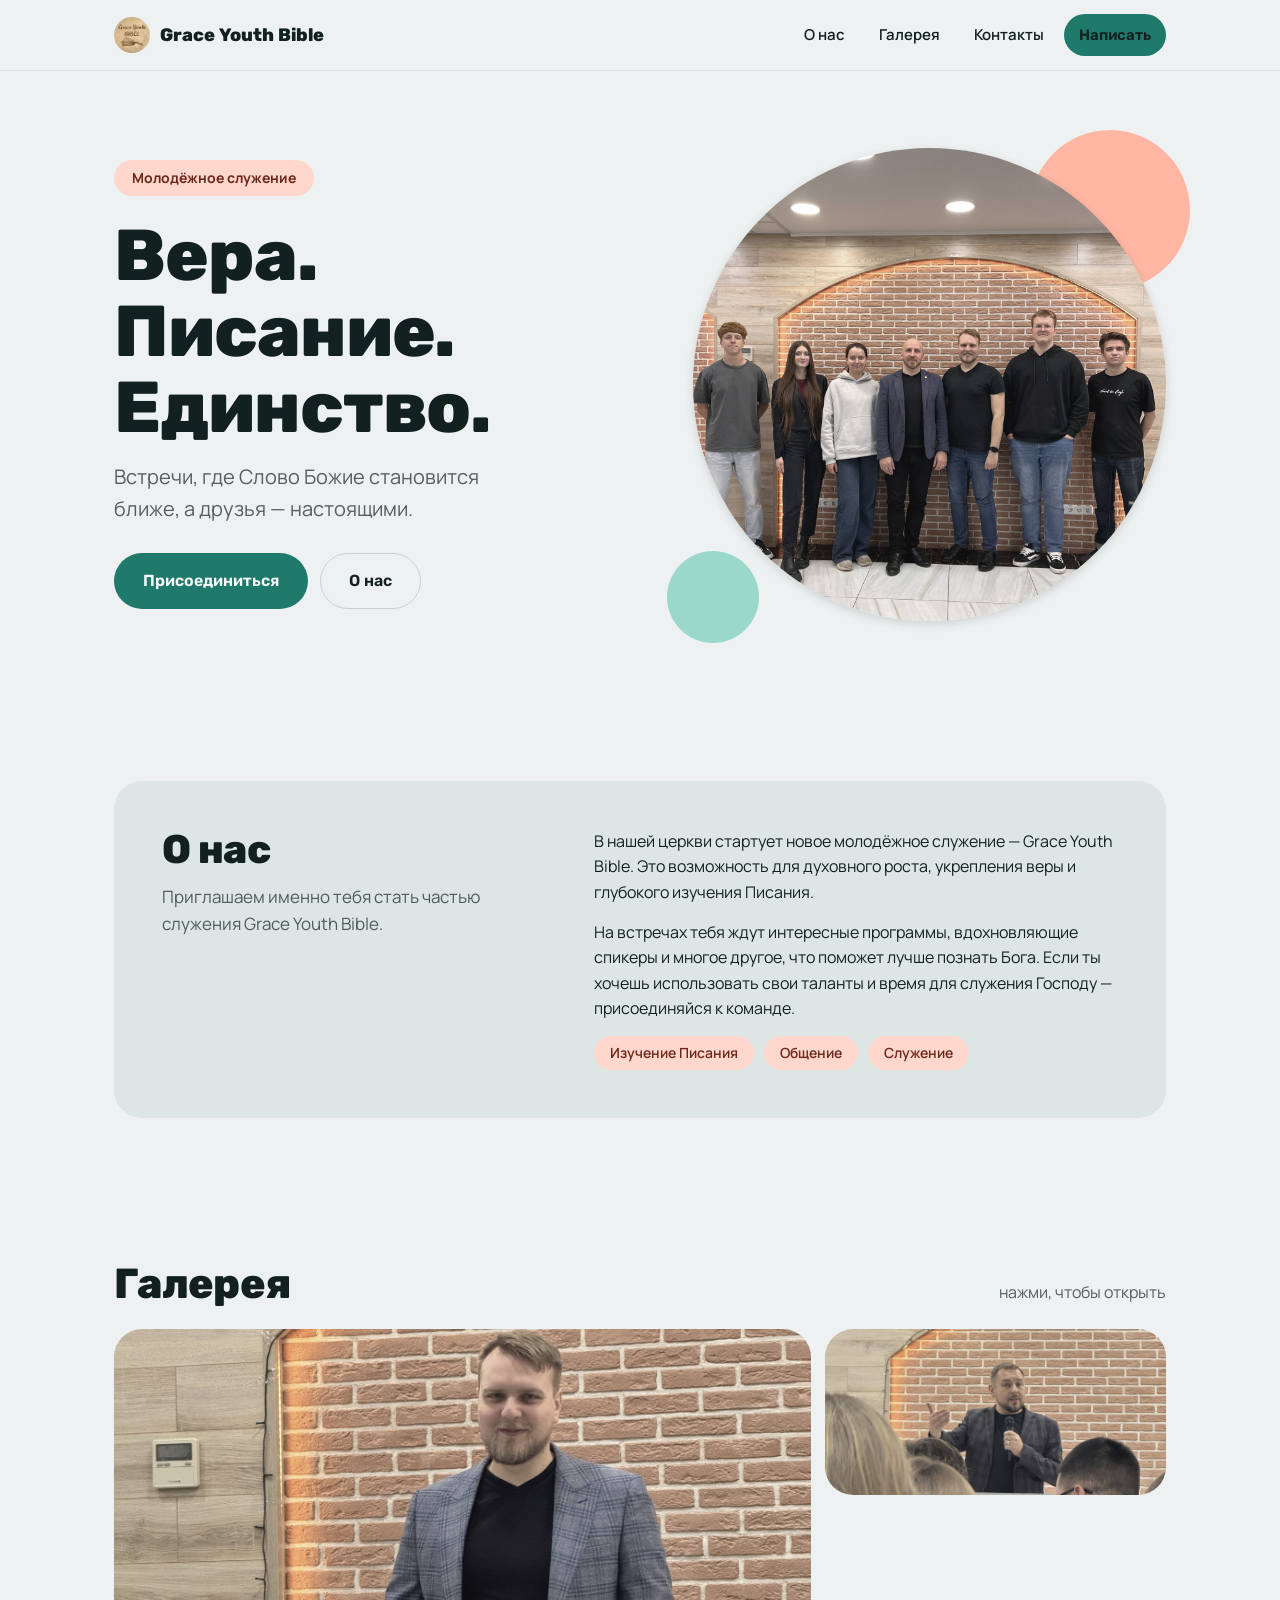
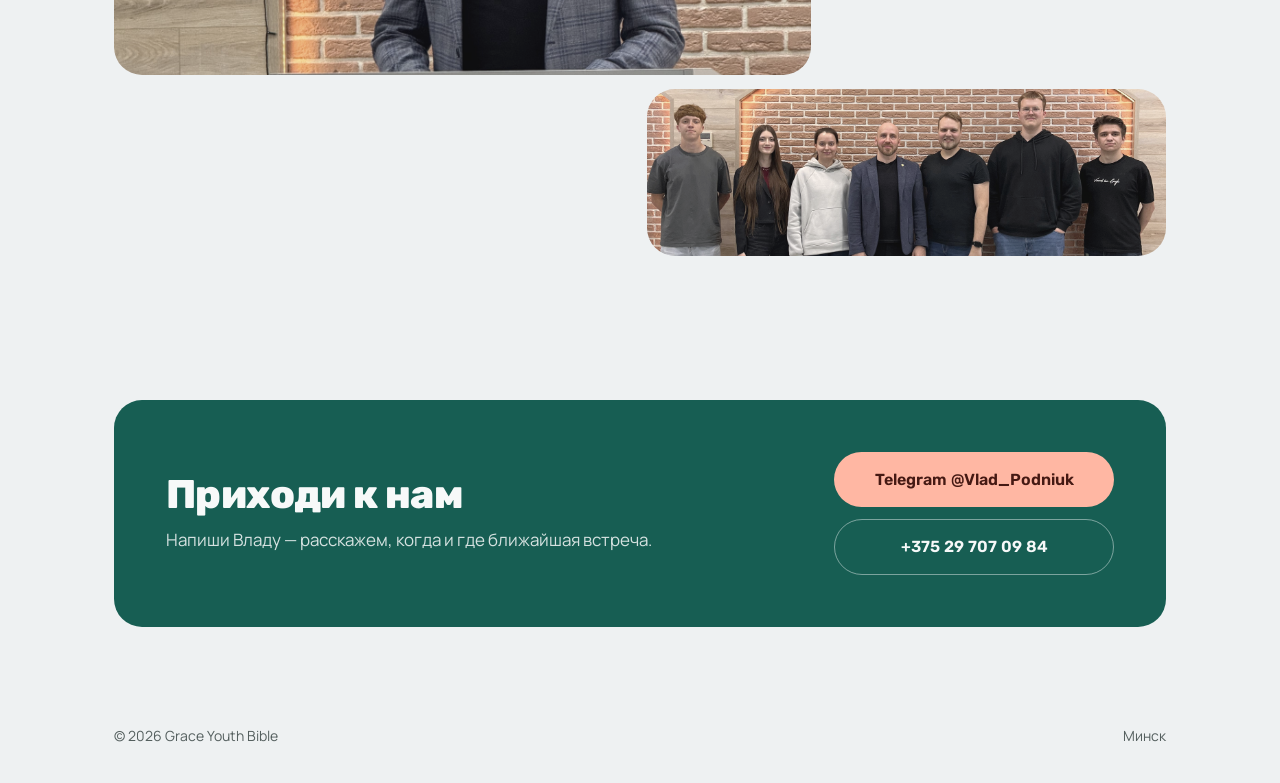
<file: index.html>
<!DOCTYPE html>
<html lang="ru">
<head>
<meta charset="UTF-8">
<meta name="viewport" content="width=device-width, initial-scale=1">
<title>Grace Youth Bible — молодёжное служение</title>
<meta name="description" content="Grace Youth Bible — молодёжное служение: вера, Писание, единство. О нас, галерея, контакты.">
<meta name="theme-color" content="#eef1f2">
<link rel="icon" type="image/jpeg" href="images/logo.jpg">
<link rel="apple-touch-icon" href="images/logo.jpg">
<meta property="og:title" content="Grace Youth Bible">
<meta property="og:description" content="Молодёжное служение: вера, Писание, единство.">
<meta property="og:image" content="images/IMG_2758.jpg">
<link rel="preconnect" href="https://fonts.googleapis.com">
<link rel="preconnect" href="https://fonts.gstatic.com" crossorigin>
<link rel="stylesheet" href="styles.css">
</head>
<body id="top">

<header class="site-header">
  <div class="wrap bar">
    <a class="brand" href="#top">
      <img src="images/logo.jpg" alt="">
      <span>Grace Youth Bible</span>
    </a>
    <button class="burger" id="burger" aria-label="Меню" aria-expanded="false" aria-controls="menu"><span></span></button>
    <nav class="menu" id="menu">
      <a href="#about">О нас</a>
      <a href="#gallery">Галерея</a>
      <a href="#contacts">Контакты</a>
      <a class="btn btn-primary btn-sm" href="https://t.me/Vlad_Podniuk" target="_blank" rel="noopener">Написать</a>
    </nav>
  </div>
</header>

<main>
  <section class="wrap hero">
    <div>
      <div class="kicker">Молодёжное служение</div>
      <h1>Вера.<br>Писание.<br>Единство.</h1>
      <p>Встречи, где Слово Божие становится ближе, а друзья — настоящими.</p>
      <div class="actions">
        <a class="btn btn-primary" href="https://t.me/Vlad_Podniuk" target="_blank" rel="noopener">Присоединиться</a>
        <a class="btn btn-secondary" href="#about">О нас</a>
      </div>
    </div>
    <div class="hero-media">
      <div class="blob-a"></div>
      <div class="blob-b"></div>
      <img class="washed" src="images/IMG_2758.jpg" alt="Встреча молодёжного служения Grace Youth Bible">
    </div>
  </section>

  <section id="about" class="wrap block">
    <div class="about">
      <div>
        <h2>О нас</h2>
        <p class="lede">Приглашаем именно тебя стать частью служения Grace Youth Bible.</p>
      </div>
      <div>
        <p>В нашей церкви стартует новое молодёжное служение — Grace Youth Bible. Это возможность для духовного роста, укрепления веры и глубокого изучения Писания.</p>
        <p>На встречах тебя ждут интересные программы, вдохновляющие спикеры и многое другое, что поможет лучше познать Бога. Если ты хочешь использовать свои таланты и время для служения Господу — присоединяйся к команде.</p>
        <div class="tags">
          <span class="tag">Изучение Писания</span>
          <span class="tag">Общение</span>
          <span class="tag">Служение</span>
        </div>
      </div>
    </div>
  </section>

  <section id="gallery" class="wrap block">
    <div class="block-head">
      <h2>Галерея</h2>
      <span class="muted">нажми, чтобы открыть</span>
    </div>
    <div class="grid" id="gallery-grid"></div>
  </section>

  <section id="contacts" class="wrap block">
    <div class="contact">
      <div>
        <h2>Приходи к нам</h2>
        <p>Напиши Владу — расскажем, когда и где ближайшая встреча.</p>
      </div>
      <div class="contact-actions">
        <a class="btn btn-light" href="https://t.me/Vlad_Podniuk" target="_blank" rel="noopener">Telegram @Vlad_Podniuk</a>
        <a class="btn btn-outline-light" href="tel:+375297070984">+375 29 707 09 84</a>
      </div>
    </div>
  </section>
</main>

<footer class="wrap">
  <span>© <span id="year"></span> Grace Youth Bible</span>
  <span>Минск</span>
</footer>

<div class="lightbox" id="lightbox" role="dialog" aria-modal="true" aria-label="Просмотр фото">
  <button type="button" id="lightbox-close" aria-label="Закрыть">×</button>
  <img id="lightbox-img" alt="">
</div>

<script src="main.js"></script>
</body>
</html>
</file>
<file: styles.css>
/* Grace Youth Bible — Море */
@import url('https://fonts.googleapis.com/css2?family=Manrope:wght@400;600;700&family=Rubik:wght@600;800&display=swap');
/* Caprasimo/Figtree have no Cyrillic — Rubik 800 keeps the heavy rounded display voice, Manrope matches Figtree's body texture. */

:root{
  --bg:#eef1f2; --surface:#dee6e5; --text:#12211f;
  --accent:#1f7a6b; --accent-100:#e6f6f2; --accent-200:#c6ebe3; --accent-300:#99d8cb;
  --accent-400:#5fbaa9; --accent-500:#2f9a86; --accent-600:#1f7a6b; --accent-700:#175e53;
  --accent-800:#10433b; --accent-900:#0a2b26;
  --c2-100:#ffeee9; --c2-200:#ffd7cc; --c2-300:#ffb7a3; --c2-400:#f78f74; --c2-500:#e2664a;
  --c2-600:#c04c33; --c2-700:#973826; --c2-800:#6d281b; --c2-900:#451913;
  --n-100:#f7f9f9;
  --divider:color-mix(in srgb, var(--text) 16%, transparent);
  --muted:color-mix(in srgb, var(--text) 70%, transparent);
  --radius:28px;
  --shadow-md:0 3px 10px color-mix(in srgb,#12211f 16%,transparent);
  --shadow-lg:0 12px 32px color-mix(in srgb,#12211f 22%,transparent);
  --pad:clamp(20px, 5vw, 72px);
}

*,*::before,*::after{box-sizing:border-box}
html{scroll-behavior:smooth}
body{
  margin:0; background:var(--bg); color:var(--text);
  font-family:"Manrope",system-ui,sans-serif; font-size:16px; line-height:1.6;
}
h1,h2,h3{font-family:"Rubik",system-ui,sans-serif; font-weight:800; line-height:1.05; letter-spacing:-.015em; margin:0 0 16px}
p{margin:0 0 14px}
img{display:block; max-width:100%}
a{color:var(--accent-700)}
:focus{outline:none}
:focus-visible{outline:2px solid var(--accent); outline-offset:2px}
::selection{background:color-mix(in srgb,var(--accent) 28%,transparent)}
.muted{color:var(--muted)}
.washed{filter:saturate(.72) contrast(.9) brightness(1.05)}
.wrap{max-width:1180px; margin:0 auto; padding-inline:var(--pad)}
section{scroll-margin-top:84px}

/* header */
.site-header{
  position:sticky; top:0; z-index:20;
  background:color-mix(in srgb, var(--bg) 88%, transparent);
  backdrop-filter:blur(10px);
  border-bottom:1px solid color-mix(in srgb, var(--text) 8%, transparent);
}
.bar{display:flex; align-items:center; justify-content:space-between; gap:16px; padding-block:14px}
.brand{display:flex; align-items:center; gap:10px; text-decoration:none; color:var(--text)}
.brand img{width:36px; height:36px; border-radius:999px; object-fit:cover}
.brand span{font-family:"Rubik",sans-serif; font-weight:800; font-size:18px}
.menu{display:flex; align-items:center; gap:6px}
.menu a{font-size:15px; font-weight:600; color:var(--text); text-decoration:none; padding:8px 14px; border-radius:999px}
.menu a:hover{background:color-mix(in srgb,var(--text) 7%,transparent)}
.btn{
  display:inline-flex; align-items:center; justify-content:center; gap:8px;
  font-family:"Rubik",sans-serif; font-weight:600; font-size:16px; text-decoration:none; cursor:pointer;
  padding:14px 28px; border-radius:999px; border:1px solid transparent; color:var(--text);
  background:transparent;
}
.btn-primary{background:var(--accent); color:var(--n-100)}
.btn-primary:hover{background:var(--accent-700)}
.btn-primary:active{background:var(--accent-800)}
.btn-secondary{border-color:var(--divider)}
.btn-secondary:hover{background:color-mix(in srgb,var(--text) 7%,transparent)}
.btn-sm{padding:9px 18px; font-size:15px}
.burger{
  display:none; width:44px; height:44px; border-radius:999px; border:1px solid var(--divider);
  background:transparent; cursor:pointer; align-items:center; justify-content:center;
}
.burger span{display:block; width:18px; height:2px; background:var(--text); box-shadow:0 -6px 0 var(--text), 0 6px 0 var(--text)}

/* hero */
.hero{display:grid; grid-template-columns:1.05fr .95fr; gap:56px; align-items:center; padding-block:clamp(40px,6vw,80px) clamp(48px,7vw,88px)}
.kicker{display:inline-flex; align-items:center; gap:8px; background:var(--c2-200); color:var(--c2-800); border-radius:999px; padding:7px 18px; font-size:14px; font-weight:700; margin-bottom:22px}
.hero h1{font-size:clamp(44px,6.4vw,72px)}
.hero p{font-size:clamp(17px,1.6vw,20px); color:var(--muted); max-width:32ch; margin-bottom:28px}
.actions{display:flex; flex-wrap:wrap; gap:12px}
.hero-media{position:relative}
.hero-media img{position:relative; width:100%; aspect-ratio:1/1; object-fit:cover; border-radius:999px; box-shadow:var(--shadow-md)}
.blob-a,.blob-b{position:absolute; border-radius:999px}
.blob-a{inset:-18px -24px auto auto; width:clamp(90px,14vw,160px); aspect-ratio:1; background:var(--c2-300)}
.blob-b{left:-26px; bottom:-22px; width:clamp(56px,8vw,92px); aspect-ratio:1; background:var(--accent-300)}

/* about */
.about{background:var(--surface); border-radius:var(--radius); padding:clamp(28px,4vw,48px); display:grid; grid-template-columns:.85fr 1.15fr; gap:44px; align-items:start}
.about h2{font-size:clamp(30px,3.4vw,40px); margin-bottom:12px}
.about .lede{font-size:17px; color:var(--muted); margin:0}
.tags{display:flex; flex-wrap:wrap; gap:10px; margin-top:4px}
.tag{background:var(--c2-200); color:var(--c2-800); border-radius:999px; padding:6px 16px; font-size:14px; font-weight:600}

/* gallery */
.block{padding-block:clamp(40px,6vw,72px)}
.block-head{display:flex; align-items:baseline; justify-content:space-between; gap:16px; margin-bottom:22px}
.block-head h2{font-size:clamp(30px,3.6vw,42px); margin:0}
.grid{display:grid; grid-template-columns:repeat(6,1fr); grid-auto-rows:clamp(96px,13vw,168px); gap:14px}
.grid img{width:100%; height:100%; object-fit:cover; border-radius:var(--radius); cursor:zoom-in; transition:filter .25s ease, transform .25s ease}
.grid img:hover{filter:none; transform:translateY(-3px)}
.g-lg{grid-column:span 4; grid-row:span 2}
.g-sm{grid-column:span 2}
.g-md{grid-column:span 3}

/* contacts */
.contact{background:var(--accent-700); color:var(--n-100); border-radius:var(--radius); padding:clamp(32px,4.5vw,52px); display:grid; grid-template-columns:1fr auto; gap:32px; align-items:center}
.contact h2{font-size:clamp(30px,3.4vw,40px); margin-bottom:10px}
.contact p{font-size:17px; margin:0; opacity:.85}
.contact-actions{display:flex; flex-direction:column; gap:12px; min-width:280px}
.btn-light{background:var(--c2-300); color:var(--c2-900)}
.btn-light:hover{background:var(--c2-200)}
.btn-outline-light{border-color:color-mix(in srgb,var(--n-100) 45%,transparent); color:var(--n-100)}
.btn-outline-light:hover{background:color-mix(in srgb,var(--n-100) 14%,transparent)}

footer{display:flex; justify-content:space-between; gap:16px; padding-block:26px 36px; font-size:14px; color:var(--muted)}

/* lightbox */
.lightbox{
  position:fixed; inset:0; z-index:50; display:none; align-items:center; justify-content:center;
  padding:clamp(16px,4vw,48px); background:color-mix(in srgb,var(--accent-900) 88%,transparent); cursor:zoom-out;
}
.lightbox[open]{display:flex}
.lightbox img{max-width:92vw; max-height:86vh; object-fit:contain; border-radius:var(--radius); box-shadow:var(--shadow-lg)}
.lightbox button{
  position:absolute; top:18px; right:18px; width:44px; height:44px; border-radius:999px; cursor:pointer;
  border:1px solid color-mix(in srgb,var(--n-100) 45%,transparent); background:transparent; color:var(--n-100); font-size:20px; line-height:1;
}
.lightbox button:hover{background:color-mix(in srgb,var(--n-100) 16%,transparent)}

@media (max-width: 900px){
  .hero{grid-template-columns:1fr; gap:36px}
  .hero-media{order:-1; max-width:420px}
  .about{grid-template-columns:1fr; gap:24px}
  .contact{grid-template-columns:1fr}
  .contact-actions{min-width:0}
  .g-lg{grid-column:span 6; grid-row:span 2}
  .g-sm,.g-md{grid-column:span 3}
}
@media (max-width: 640px){
  .burger{display:inline-flex}
  .menu{
    display:none; position:absolute; left:var(--pad); right:var(--pad); top:72px;
    flex-direction:column; align-items:stretch; gap:4px; padding:12px;
    background:var(--bg); border:1px solid var(--divider); border-radius:var(--radius); box-shadow:var(--shadow-md);
  }
  .menu[data-open]{display:flex}
  .menu .btn{margin-top:6px}
  .grid{grid-auto-rows:120px}
  .g-lg{grid-column:span 6; grid-row:span 2}
  .g-sm,.g-md{grid-column:span 6}
  footer{flex-direction:column; gap:4px}
}
@media (prefers-reduced-motion: reduce){
  html{scroll-behavior:auto}
  .grid img{transition:none}
}
</file>
